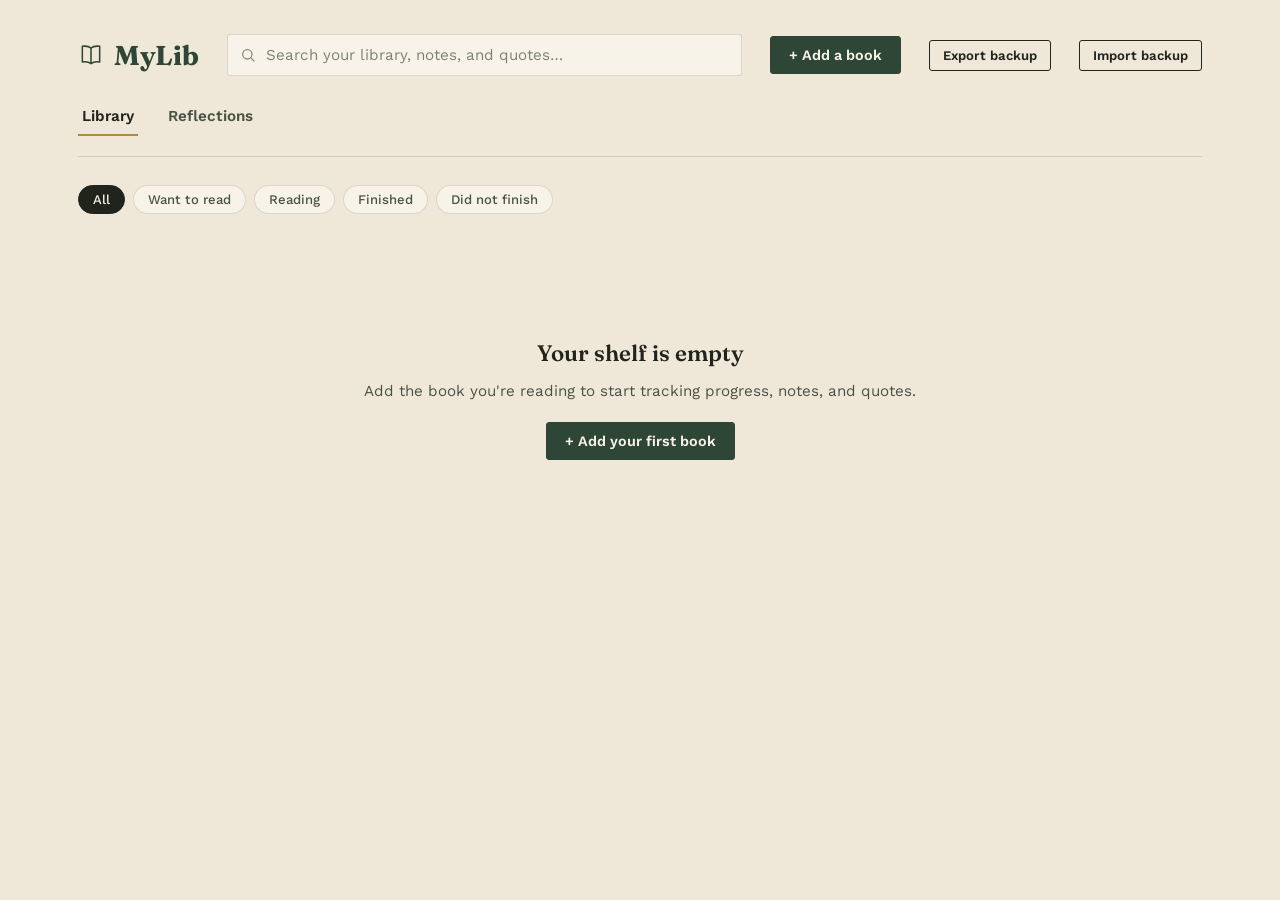
<file: index.html>
<!doctype html>
<html lang="en">
  <head>
    <meta charset="UTF-8" />
    <meta name="viewport" content="width=device-width, initial-scale=1.0" />
    <title>MyLib</title>
    <link rel="stylesheet" href="styles.css" />
  </head>
  <body>
    <div class="app">
      <div class="topbar">
        <div class="topbar-row">
          <div class="brand">
            <svg
              viewBox="0 0 24 24"
              fill="none"
              xmlns="http://www.w3.org/2000/svg"
            >
              <path
                d="M12 5.5C10.2 4 7.5 3.5 4 4v14.5c3.5-.5 6.2 0 8 1.5 1.8-1.5 4.5-2 8-1.5V4c-3.5-.5-6.2 0-8 1.5Z"
                stroke="currentColor"
                stroke-width="1.4"
                stroke-linejoin="round"
              />
              <path d="M12 5.5v14.5" stroke="currentColor" stroke-width="1.4" />
            </svg>
            MyLib
          </div>
          <div class="search-wrap" id="searchWrap">
            <svg viewBox="0 0 24 24" fill="none">
              <circle
                cx="11"
                cy="11"
                r="7"
                stroke="currentColor"
                stroke-width="2"
              />
              <path
                d="M21 21l-4.3-4.3"
                stroke="currentColor"
                stroke-width="2"
                stroke-linecap="round"
              />
            </svg>
            <input
              type="text"
              id="searchInput"
              class="search-input"
              placeholder="Search your library, notes, and quotes…"
            />
          </div>
          <button class="btn btn-primary" id="openAddBtn">+ Add a book</button>
          <button class="btn btn-sm" id="exportBackupBtn" type="button">
            Export backup
          </button>
          <label class="btn btn-sm backup-import-label" for="importBackupInput"
            >Import backup</label
          >
          <input
            id="importBackupInput"
            type="file"
            accept="application/json,.json"
            hidden
          />
        </div>
        <div class="nav-tabs">
          <button class="nav-tab active" data-nav="library">Library</button>
          <button class="nav-tab" data-nav="reflections">Reflections</button>
        </div>
      </div>

      <!-- LIBRARY VIEW -->
      <section id="libraryView">
        <div class="filter-row" id="filterRow">
          <button class="chip active" data-status="all">All</button>
          <button class="chip" data-status="want">Want to read</button>
          <button class="chip" data-status="reading">Reading</button>
          <button class="chip" data-status="finished">Finished</button>
          <button class="chip" data-status="dnf">Did not finish</button>
        </div>
        <div class="shelf-grid" id="shelfGrid"></div>
        <div class="empty-state" id="emptyState" hidden>
          <h2>Your shelf is empty</h2>
          <p>
            Add the book you're reading to start tracking progress, notes, and
            quotes.
          </p>
          <button class="btn btn-primary" id="emptyAddBtn">
            + Add your first book
          </button>
        </div>
      </section>

      <!-- BOOK DETAIL VIEW -->
      <section id="bookDetailView" hidden>
        <button class="back-link" id="backToLibrary">
          &larr; Back to library
        </button>
        <div class="detail-layout">
          <div>
            <div class="detail-cover" id="detailCover"></div>
            <div class="detail-actions">
              <button class="btn btn-sm" id="editBookBtn">Edit</button>
              <button class="btn btn-sm btn-danger" id="deleteBookBtn">
                Delete
              </button>
            </div>
          </div>
          <div>
            <h1 class="detail-title" id="detailTitle"></h1>
            <p class="detail-author" id="detailAuthor"></p>
            <p class="detail-desc" id="detailDesc"></p>

            <div class="rating-row">
              <span class="progress-label">Your rating</span>
              <div class="star-picker" id="starPicker"></div>
            </div>

            <div class="progress-panel">
              <div class="progress-top">
                <span class="progress-label">Reading progress</span>
                <span class="progress-pct" id="progressPct">0%</span>
              </div>
              <div class="progress-track">
                <div
                  class="progress-fill"
                  id="progressFill"
                  style="width: 0%"
                ></div>
              </div>
              <div class="progress-controls">
                <input
                  type="number"
                  id="currentPageInput"
                  min="0"
                  placeholder="page"
                />
                <span>of</span>
                <input
                  type="number"
                  id="totalPageInput"
                  min="0"
                  placeholder="total"
                />
                <select class="status-select" id="statusSelect">
                  <option value="want">Want to read</option>
                  <option value="reading">Currently reading</option>
                  <option value="finished">Finished</option>
                  <option value="dnf">Did not finish</option>
                </select>
              </div>
            </div>

            <div class="detail-tabs">
              <button class="detail-tab active" data-tab="notes">Notes</button>
              <button class="detail-tab" data-tab="quotes">Quotes</button>
            </div>

            <div id="notesPanel">
              <div class="entry-form">
                <textarea
                  id="noteText"
                  placeholder="Reflect on what you just read…"
                ></textarea>
                <div class="entry-form-row">
                  <label>Page (optional)</label>
                  <input type="number" id="notePage" min="0" />
                  <button class="btn btn-sm btn-primary" id="addNoteBtn">
                    Add note
                  </button>
                </div>
              </div>
              <div class="entry-list" id="noteList"></div>
            </div>

            <div id="quotesPanel" hidden>
              <div class="entry-form">
                <textarea
                  id="quoteText"
                  placeholder="Copy down a line worth remembering…"
                ></textarea>
                <div class="entry-form-row">
                  <label>Page (optional)</label>
                  <input type="number" id="quotePage" min="0" />
                  <button class="btn btn-sm btn-primary" id="addQuoteBtn">
                    Add quote
                  </button>
                </div>
              </div>
              <div class="entry-list" id="quoteList"></div>
            </div>
          </div>
        </div>
      </section>

      <!-- REFLECTIONS VIEW -->
      <section id="reflectionsView" hidden>
        <div class="reflection-composer">
          <textarea
            id="reflectionText"
            placeholder="What's on your mind as a reader today?"
          ></textarea>
          <button class="btn btn-primary" id="addReflectionBtn">
            Save reflection
          </button>
        </div>
        <div class="reflection-list" id="reflectionList"></div>
        <div class="empty-state" id="reflectionsEmpty" hidden>
          <h2>No reflections yet</h2>
          <p>This is a space to journal freely, separate from any one book.</p>
        </div>
      </section>
    </div>

    <!-- ADD/EDIT BOOK MODAL -->
    <div class="modal-overlay" id="bookModalOverlay" hidden>
      <div class="modal">
        <h2 id="modalTitle">Add a book</h2>
        <form id="bookForm">
          <div class="field">
            <label for="fTitle">Title *</label>
            <input type="text" id="fTitle" required />
          </div>
          <div class="field">
            <label for="fAuthor">Author *</label>
            <input type="text" id="fAuthor" required />
          </div>
          <div class="field">
            <label for="fDesc">Description</label>
            <textarea
              id="fDesc"
              placeholder="What's this book about?"
            ></textarea>
          </div>
          <div class="field">
            <label for="fCover">Cover image URL</label>
            <input type="url" id="fCover" placeholder="https://…" />
          </div>
          <div class="field-row">
            <div class="field">
              <label for="fGenre">Genre / tag</label>
              <input type="text" id="fGenre" placeholder="e.g. Fiction" />
            </div>
            <div class="field">
              <label for="fPages">Total pages</label>
              <input type="number" id="fPages" min="0" />
            </div>
          </div>
          <div class="field">
            <label for="fStatus">Status</label>
            <select id="fStatus">
              <option value="want">Want to read</option>
              <option value="reading">Currently reading</option>
              <option value="finished">Finished</option>
              <option value="dnf">Did not finish</option>
            </select>
          </div>
          <div class="modal-actions">
            <button type="button" class="btn" id="cancelModalBtn">
              Cancel
            </button>
            <button type="submit" class="btn btn-primary" id="saveBookBtn">
              Save book
            </button>
          </div>
        </form>
      </div>
    </div>

    <div class="toast" id="toast"></div>

    <script src="main.js"></script>
  </body>
</html>
</file>
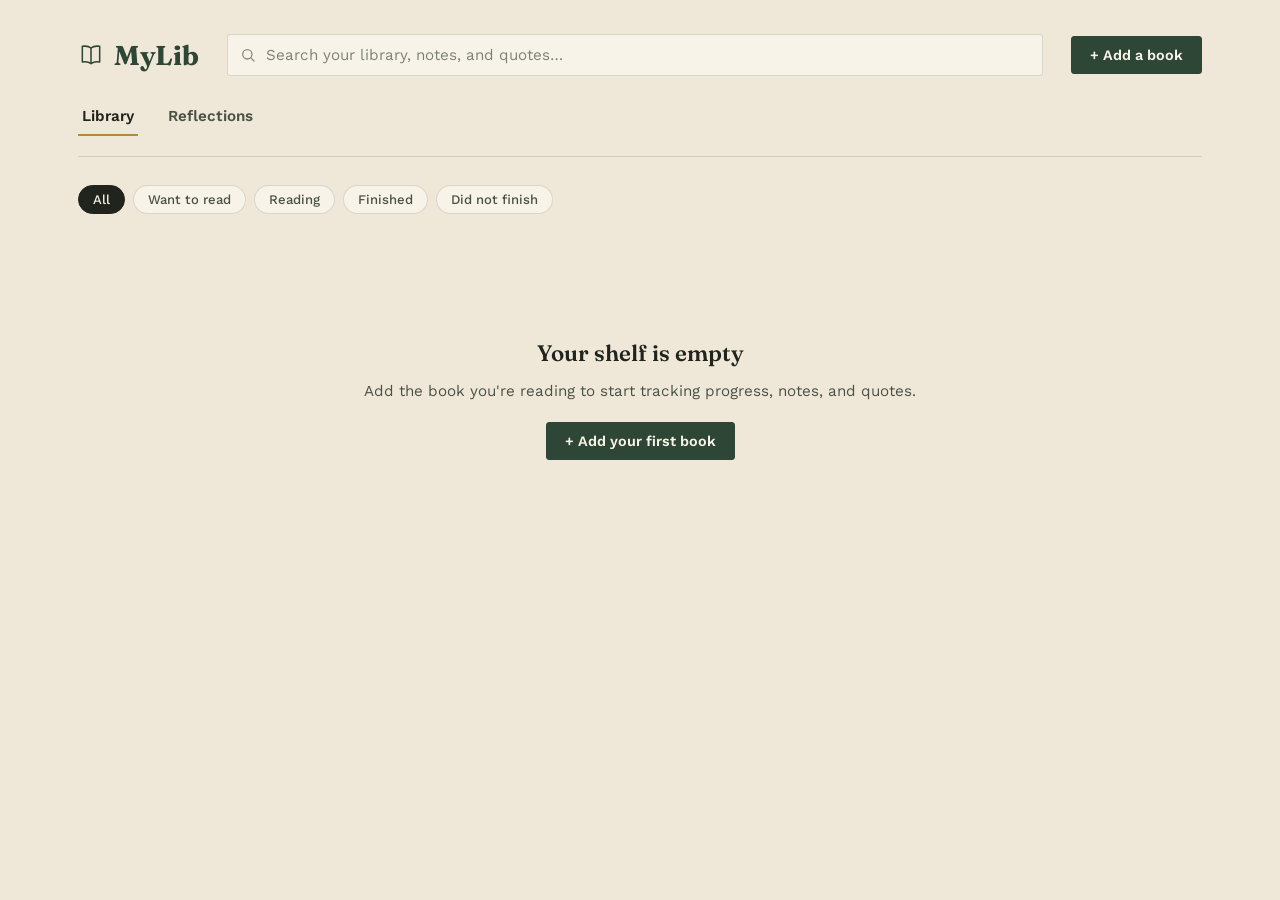
<file: MyLib.html>
<!doctype html>
<html lang="en">
  <head>
    <meta charset="UTF-8" />
    <meta name="viewport" content="width=device-width, initial-scale=1.0" />
    <title>MyLib</title>
    <link rel="stylesheet" href="MyLib.css" />
  </head>
  <body>
    <div class="app">
      <div class="topbar">
        <div class="topbar-row">
          <div class="brand">
            <svg
              viewBox="0 0 24 24"
              fill="none"
              xmlns="http://www.w3.org/2000/svg"
            >
              <path
                d="M12 5.5C10.2 4 7.5 3.5 4 4v14.5c3.5-.5 6.2 0 8 1.5 1.8-1.5 4.5-2 8-1.5V4c-3.5-.5-6.2 0-8 1.5Z"
                stroke="currentColor"
                stroke-width="1.4"
                stroke-linejoin="round"
              />
              <path d="M12 5.5v14.5" stroke="currentColor" stroke-width="1.4" />
            </svg>
            MyLib
          </div>
          <div class="search-wrap" id="searchWrap">
            <svg viewBox="0 0 24 24" fill="none">
              <circle
                cx="11"
                cy="11"
                r="7"
                stroke="currentColor"
                stroke-width="2"
              />
              <path
                d="M21 21l-4.3-4.3"
                stroke="currentColor"
                stroke-width="2"
                stroke-linecap="round"
              />
            </svg>
            <input
              type="text"
              id="searchInput"
              class="search-input"
              placeholder="Search your library, notes, and quotes…"
            />
          </div>
          <button class="btn btn-primary" id="openAddBtn">+ Add a book</button>
        </div>
        <div class="nav-tabs">
          <button class="nav-tab active" data-nav="library">Library</button>
          <button class="nav-tab" data-nav="reflections">Reflections</button>
        </div>
      </div>

      <!-- LIBRARY VIEW -->
      <section id="libraryView">
        <div class="filter-row" id="filterRow">
          <button class="chip active" data-status="all">All</button>
          <button class="chip" data-status="want">Want to read</button>
          <button class="chip" data-status="reading">Reading</button>
          <button class="chip" data-status="finished">Finished</button>
          <button class="chip" data-status="dnf">Did not finish</button>
        </div>
        <div class="shelf-grid" id="shelfGrid"></div>
        <div class="empty-state" id="emptyState" hidden>
          <h2>Your shelf is empty</h2>
          <p>
            Add the book you're reading to start tracking progress, notes, and
            quotes.
          </p>
          <button class="btn btn-primary" id="emptyAddBtn">
            + Add your first book
          </button>
        </div>
      </section>

      <!-- BOOK DETAIL VIEW -->
      <section id="bookDetailView" hidden>
        <button class="back-link" id="backToLibrary">
          &larr; Back to library
        </button>
        <div class="detail-layout">
          <div>
            <div class="detail-cover" id="detailCover"></div>
            <div class="detail-actions">
              <button class="btn btn-sm" id="editBookBtn">Edit</button>
              <button class="btn btn-sm btn-danger" id="deleteBookBtn">
                Delete
              </button>
            </div>
          </div>
          <div>
            <h1 class="detail-title" id="detailTitle"></h1>
            <p class="detail-author" id="detailAuthor"></p>
            <p class="detail-desc" id="detailDesc"></p>

            <div class="rating-row">
              <span class="progress-label">Your rating</span>
              <div class="star-picker" id="starPicker"></div>
            </div>

            <div class="progress-panel">
              <div class="progress-top">
                <span class="progress-label">Reading progress</span>
                <span class="progress-pct" id="progressPct">0%</span>
              </div>
              <div class="progress-track">
                <div
                  class="progress-fill"
                  id="progressFill"
                  style="width: 0%"
                ></div>
              </div>
              <div class="progress-controls">
                <input
                  type="number"
                  id="currentPageInput"
                  min="0"
                  placeholder="page"
                />
                <span>of</span>
                <input
                  type="number"
                  id="totalPageInput"
                  min="0"
                  placeholder="total"
                />
                <select class="status-select" id="statusSelect">
                  <option value="want">Want to read</option>
                  <option value="reading">Currently reading</option>
                  <option value="finished">Finished</option>
                  <option value="dnf">Did not finish</option>
                </select>
              </div>
            </div>

            <div class="detail-tabs">
              <button class="detail-tab active" data-tab="notes">Notes</button>
              <button class="detail-tab" data-tab="quotes">Quotes</button>
            </div>

            <div id="notesPanel">
              <div class="entry-form">
                <textarea
                  id="noteText"
                  placeholder="Reflect on what you just read…"
                ></textarea>
                <div class="entry-form-row">
                  <label>Page (optional)</label>
                  <input type="number" id="notePage" min="0" />
                  <button class="btn btn-sm btn-primary" id="addNoteBtn">
                    Add note
                  </button>
                </div>
              </div>
              <div class="entry-list" id="noteList"></div>
            </div>

            <div id="quotesPanel" hidden>
              <div class="entry-form">
                <textarea
                  id="quoteText"
                  placeholder="Copy down a line worth remembering…"
                ></textarea>
                <div class="entry-form-row">
                  <label>Page (optional)</label>
                  <input type="number" id="quotePage" min="0" />
                  <button class="btn btn-sm btn-primary" id="addQuoteBtn">
                    Add quote
                  </button>
                </div>
              </div>
              <div class="entry-list" id="quoteList"></div>
            </div>
          </div>
        </div>
      </section>

      <!-- REFLECTIONS VIEW -->
      <section id="reflectionsView" hidden>
        <div class="reflection-composer">
          <textarea
            id="reflectionText"
            placeholder="What's on your mind as a reader today?"
          ></textarea>
          <button class="btn btn-primary" id="addReflectionBtn">
            Save reflection
          </button>
        </div>
        <div class="reflection-list" id="reflectionList"></div>
        <div class="empty-state" id="reflectionsEmpty" hidden>
          <h2>No reflections yet</h2>
          <p>This is a space to journal freely, separate from any one book.</p>
        </div>
      </section>
    </div>

    <!-- ADD/EDIT BOOK MODAL -->
    <div class="modal-overlay" id="bookModalOverlay" hidden>
      <div class="modal">
        <h2 id="modalTitle">Add a book</h2>
        <form id="bookForm">
          <div class="field">
            <label for="fTitle">Title *</label>
            <input type="text" id="fTitle" required />
          </div>
          <div class="field">
            <label for="fAuthor">Author *</label>
            <input type="text" id="fAuthor" required />
          </div>
          <div class="field">
            <label for="fDesc">Description</label>
            <textarea
              id="fDesc"
              placeholder="What's this book about?"
            ></textarea>
          </div>
          <div class="field">
            <label for="fCover">Cover image URL</label>
            <input type="url" id="fCover" placeholder="https://…" />
          </div>
          <div class="field-row">
            <div class="field">
              <label for="fGenre">Genre / tag</label>
              <input type="text" id="fGenre" placeholder="e.g. Fiction" />
            </div>
            <div class="field">
              <label for="fPages">Total pages</label>
              <input type="number" id="fPages" min="0" />
            </div>
          </div>
          <div class="field">
            <label for="fStatus">Status</label>
            <select id="fStatus">
              <option value="want">Want to read</option>
              <option value="reading">Currently reading</option>
              <option value="finished">Finished</option>
              <option value="dnf">Did not finish</option>
            </select>
          </div>
          <div class="modal-actions">
            <button type="button" class="btn" id="cancelModalBtn">
              Cancel
            </button>
            <button type="submit" class="btn btn-primary" id="saveBookBtn">
              Save book
            </button>
          </div>
        </form>
      </div>
    </div>

    <div class="toast" id="toast"></div>

    <script src="MyLib.js"></script>
  </body>
</html>
</file>
<file: styles.css>
@import url("https://fonts.googleapis.com/css2?family=Fraunces:ital,opsz,wght@0,9..144,400;0,9..144,500;0,9..144,600;0,9..144,700;1,9..144,500&family=Work+Sans:wght@400;500;600;700&display=swap");

:root {
  --ink: #20241d;
  --ink-soft: #4a5245;
  --paper: #efe7d8;
  --paper-light: #f8f3e8;
  --paper-dim: #e4dac5;
  --spine: #2e4635;
  --spine-light: #3e5b48;
  --gold: #b58a3d;
  --gold-light: #d4af6a;
  --rust: #8a3b2e;
  --shelf-wood: #c9b48c;
  --line: rgba(32, 36, 29, 0.14);
  --shadow: rgba(32, 20, 10, 0.28);
  --radius: 3px;
  --font-display: "Fraunces", Georgia, serif;
  --font-ui: "Work Sans", -apple-system, sans-serif;
}

* {
  box-sizing: border-box;
}
html,
body {
  margin: 0;
  padding: 0;
}
body {
  background: var(--paper);
  color: var(--ink);
  font-family: var(--font-ui);
  min-height: 100vh;
  -webkit-font-smoothing: antialiased;
}

@media (prefers-reduced-motion: reduce) {
  * {
    animation-duration: 0.001ms !important;
    transition-duration: 0.001ms !important;
  }
}

::selection {
  background: var(--gold-light);
  color: var(--ink);
}

a {
  color: inherit;
}
button {
  font-family: inherit;
  cursor: pointer;
}
input,
textarea,
select {
  font-family: inherit;
}

:focus-visible {
  outline: 2px solid var(--rust);
  outline-offset: 2px;
}

/*Layout shell*/
.app {
  max-width: 1180px;
  margin: 0 auto;
  padding: 0 28px 80px;
}

/*Topbar*/
.topbar {
  padding: 34px 0 20px;
  border-bottom: 1px solid var(--line);
  margin-bottom: 28px;
}
.topbar-row {
  display: flex;
  align-items: center;
  gap: 28px;
  flex-wrap: wrap;
}
.brand {
  display: flex;
  align-items: center;
  gap: 10px;
  font-family: var(--font-display);
  font-weight: 700;
  font-size: 1.7rem;
  letter-spacing: -0.01em;
  color: var(--spine);
  flex-shrink: 0;
}
.brand svg {
  width: 26px;
  height: 26px;
  flex-shrink: 0;
}

.search-wrap {
  flex: 1 1 260px;
  min-width: 200px;
  position: relative;
}
.search-wrap svg {
  position: absolute;
  left: 13px;
  top: 50%;
  transform: translateY(-50%);
  width: 16px;
  height: 16px;
  opacity: 0.5;
  pointer-events: none;
}
.search-input {
  width: 100%;
  padding: 11px 14px 11px 38px;
  border: 1px solid var(--line);
  border-radius: var(--radius);
  background: var(--paper-light);
  color: var(--ink);
  font-size: 0.95rem;
}
.search-input::placeholder {
  color: var(--ink-soft);
  opacity: 0.7;
}
.search-input:focus {
  border-color: var(--spine);
}

.btn {
  border: 1px solid var(--ink);
  background: transparent;
  color: var(--ink);
  padding: 10px 18px;
  border-radius: var(--radius);
  font-size: 0.9rem;
  font-weight: 600;
  white-space: nowrap;
  transition:
    background 0.15s ease,
    color 0.15s ease;
}
.btn:hover {
  background: var(--ink);
  color: var(--paper-light);
}
.btn-primary {
  background: var(--spine);
  border-color: var(--spine);
  color: var(--paper-light);
}
.btn-primary:hover {
  background: var(--spine-light);
  border-color: var(--spine-light);
  color: #fff;
}
.btn-ghost {
  border-color: transparent;
}
.btn-ghost:hover {
  background: var(--paper-dim);
  color: var(--ink);
}
.btn-danger {
  border-color: var(--rust);
  color: var(--rust);
}
.btn-danger:hover {
  background: var(--rust);
  color: #fff;
}
.btn-sm {
  padding: 7px 13px;
  font-size: 0.82rem;
}

.nav-tabs {
  display: flex;
  gap: 4px;
  margin-top: 22px;
}
.nav-tab {
  background: none;
  border: none;
  padding: 9px 4px;
  font-size: 0.95rem;
  font-weight: 600;
  color: var(--ink-soft);
  border-bottom: 2px solid transparent;
  margin-right: 22px;
}
.nav-tab.active {
  color: var(--ink);
  border-bottom-color: var(--gold);
}
.nav-tab:hover {
  color: var(--ink);
}

/*Filter chips*/
.filter-row {
  display: flex;
  gap: 8px;
  flex-wrap: wrap;
  margin-bottom: 26px;
}
.chip {
  border: 1px solid var(--line);
  background: var(--paper-light);
  padding: 6px 14px;
  border-radius: 100px;
  font-size: 0.82rem;
  font-weight: 500;
  color: var(--ink-soft);
}
.chip.active {
  background: var(--ink);
  border-color: var(--ink);
  color: var(--paper-light);
}

/*Shelf grid*/
.shelf-grid {
  display: grid;
  grid-template-columns: repeat(auto-fill, minmax(148px, 1fr));
  gap: 34px 22px;
}
.book-card {
  background: var(--paper-light);
  border: 1px solid var(--line);
  border-radius: 2px;
  cursor: pointer;
  box-shadow:
    0 9px 0 -3px var(--shelf-wood),
    0 13px 16px -8px var(--shadow);
  transition: transform 0.15s ease;
  display: flex;
  flex-direction: column;
  overflow: hidden;
}
.book-card:hover {
  transform: translateY(-3px);
}
.book-cover {
  width: 100%;
  aspect-ratio: 2/3;
  background-size: cover;
  background-position: center;
  display: flex;
  align-items: flex-end;
  position: relative;
}
.book-cover-fallback {
  display: flex;
  align-items: center;
  justify-content: center;
  font-family: var(--font-display);
  font-weight: 600;
  font-size: 2rem;
  color: rgba(255, 255, 255, 0.92);
  text-align: center;
  padding: 10px;
}
.status-flag {
  position: absolute;
  top: 8px;
  right: 8px;
  font-size: 0.62rem;
  font-weight: 700;
  letter-spacing: 0.02em;
  padding: 3px 7px;
  border-radius: 100px;
  background: rgba(255, 255, 255, 0.92);
  color: var(--ink);
}
.book-meta {
  padding: 10px 11px 12px;
}
.book-title {
  font-family: var(--font-display);
  font-weight: 600;
  font-size: 0.98rem;
  line-height: 1.25;
  margin: 0 0 3px;
  color: var(--ink);
}
.book-author {
  font-size: 0.78rem;
  color: var(--ink-soft);
  margin: 0 0 8px;
}
.book-progress-track {
  height: 4px;
  background: var(--paper-dim);
  border-radius: 100px;
  overflow: hidden;
}
.book-progress-fill {
  height: 100%;
  background: var(--gold);
}
.book-stars {
  margin-top: 7px;
  font-size: 0.78rem;
  color: var(--gold);
  letter-spacing: 1px;
}

/*Empty states*/
.empty-state {
  text-align: center;
  padding: 80px 20px;
  color: var(--ink-soft);
}
.empty-state h2 {
  font-family: var(--font-display);
  font-weight: 600;
  color: var(--ink);
  font-size: 1.4rem;
  margin-bottom: 8px;
}
.empty-state p {
  margin-bottom: 22px;
  font-size: 0.95rem;
}

/*Book detail*/
.back-link {
  display: inline-flex;
  align-items: center;
  gap: 6px;
  border: none;
  background: none;
  color: var(--ink-soft);
  font-size: 0.88rem;
  font-weight: 600;
  margin-bottom: 22px;
  padding: 0;
}
.back-link:hover {
  color: var(--ink);
}

.detail-layout {
  display: grid;
  grid-template-columns: 220px 1fr;
  gap: 38px;
}
@media (max-width: 640px) {
  .detail-layout {
    grid-template-columns: 1fr;
  }
}
.detail-cover {
  width: 100%;
  aspect-ratio: 2/3;
  border-radius: 2px;
  background-size: cover;
  background-position: center;
  box-shadow:
    0 12px 0 -4px var(--shelf-wood),
    0 16px 22px -10px var(--shadow);
  display: flex;
  align-items: center;
  justify-content: center;
  font-family: var(--font-display);
  font-weight: 600;
  font-size: 2.4rem;
  color: rgba(255, 255, 255, 0.92);
  text-align: center;
  padding: 16px;
}
.detail-actions {
  display: flex;
  gap: 8px;
  margin-top: 16px;
}

.detail-title {
  font-family: var(--font-display);
  font-weight: 700;
  font-size: 2rem;
  line-height: 1.15;
  margin: 0 0 4px;
}
.detail-author {
  font-size: 1rem;
  color: var(--ink-soft);
  margin: 0 0 16px;
}
.detail-desc {
  font-size: 0.95rem;
  line-height: 1.6;
  color: var(--ink-soft);
  max-width: 62ch;
  margin-bottom: 22px;
}

.rating-row {
  display: flex;
  align-items: center;
  gap: 14px;
  margin-bottom: 20px;
  flex-wrap: wrap;
}
.star-picker {
  display: flex;
  gap: 2px;
}
.star-btn {
  background: none;
  border: none;
  font-size: 1.5rem;
  line-height: 1;
  color: var(--paper-dim);
  padding: 2px;
}
.star-btn.filled {
  color: var(--gold);
}

.progress-panel {
  background: var(--paper-light);
  border: 1px solid var(--line);
  border-radius: var(--radius);
  padding: 16px 18px;
  margin-bottom: 26px;
  max-width: 440px;
}
.progress-top {
  display: flex;
  justify-content: space-between;
  align-items: baseline;
  margin-bottom: 9px;
}
.progress-label {
  font-size: 0.82rem;
  font-weight: 600;
  color: var(--ink-soft);
}
.progress-pct {
  font-family: var(--font-display);
  font-weight: 600;
  font-size: 1.1rem;
  color: var(--spine);
}
.progress-track {
  height: 8px;
  background: var(--paper-dim);
  border-radius: 100px;
  overflow: hidden;
  margin-bottom: 12px;
}
.progress-fill {
  height: 100%;
  background: var(--gold);
  transition: width 0.25s ease;
}
.progress-controls {
  display: flex;
  align-items: center;
  gap: 8px;
  font-size: 0.85rem;
}
.progress-controls input {
  width: 70px;
  padding: 6px 8px;
  border: 1px solid var(--line);
  border-radius: var(--radius);
  background: #fff;
}
.status-select {
  padding: 6px 8px;
  border: 1px solid var(--line);
  border-radius: var(--radius);
  background: #fff;
  font-size: 0.85rem;
}

/*Detail tabs*/
.detail-tabs {
  display: flex;
  gap: 22px;
  border-bottom: 1px solid var(--line);
  margin-bottom: 20px;
}
.detail-tab {
  background: none;
  border: none;
  padding: 9px 0;
  font-size: 0.9rem;
  font-weight: 600;
  color: var(--ink-soft);
  border-bottom: 2px solid transparent;
}
.detail-tab.active {
  color: var(--ink);
  border-bottom-color: var(--rust);
}

.entry-form {
  display: flex;
  flex-direction: column;
  gap: 8px;
  margin-bottom: 22px;
  max-width: 560px;
}
.entry-form textarea {
  width: 100%;
  min-height: 70px;
  padding: 10px 12px;
  border: 1px solid var(--line);
  border-radius: var(--radius);
  resize: vertical;
  font-size: 0.92rem;
  background: #fff;
}
.entry-form-row {
  display: flex;
  gap: 10px;
  align-items: center;
}
.entry-form-row input[type="number"] {
  width: 100px;
  padding: 8px 10px;
  border: 1px solid var(--line);
  border-radius: var(--radius);
  background: #fff;
  font-size: 0.85rem;
}
.entry-form-row label {
  font-size: 0.8rem;
  color: var(--ink-soft);
}

.entry-list {
  display: flex;
  flex-direction: column;
  gap: 12px;
  max-width: 640px;
}
.entry-card {
  background: var(--paper-light);
  border: 1px solid var(--line);
  border-radius: var(--radius);
  padding: 14px 16px;
}
.entry-card.quote {
  border-left: 3px solid var(--gold);
  font-family: var(--font-display);
  font-style: italic;
  font-size: 1.02rem;
}
.entry-card-top {
  display: flex;
  justify-content: space-between;
  align-items: flex-start;
  gap: 10px;
  margin-bottom: 6px;
}
.entry-meta {
  font-size: 0.74rem;
  color: var(--ink-soft);
  font-style: normal;
  font-family: var(--font-ui);
}
.entry-text {
  white-space: pre-wrap;
  line-height: 1.55;
  margin: 0;
}
.entry-del {
  background: none;
  border: none;
  color: var(--ink-soft);
  font-size: 0.75rem;
  font-weight: 600;
  padding: 0;
  flex-shrink: 0;
}
.entry-del:hover {
  color: var(--rust);
}

/*Reflections*/
.reflection-composer {
  max-width: 640px;
  margin-bottom: 34px;
}
.reflection-composer textarea {
  width: 100%;
  min-height: 110px;
  padding: 14px 16px;
  border: 1px solid var(--line);
  border-radius: var(--radius);
  background: var(--paper-light);
  font-size: 0.98rem;
  line-height: 1.6;
  resize: vertical;
  margin-bottom: 10px;
  font-family: var(--font-ui);
}
.reflection-list {
  display: flex;
  flex-direction: column;
  gap: 18px;
  max-width: 640px;
}
.reflection-card {
  border-top: 1px solid var(--line);
  padding-top: 16px;
}
.reflection-date {
  font-size: 0.78rem;
  font-weight: 600;
  color: var(--gold);
  margin-bottom: 6px;
  display: block;
}
.reflection-text {
  white-space: pre-wrap;
  line-height: 1.65;
  font-size: 0.98rem;
  margin: 0 0 8px;
}

/*Modal*/
.modal-overlay {
  position: fixed;
  inset: 0;
  background: rgba(32, 36, 29, 0.5);
  display: flex;
  align-items: center;
  justify-content: center;
  padding: 20px;
  z-index: 100;
}
.modal-overlay[hidden] {
  display: none;
}
.modal {
  background: var(--paper-light);
  border-radius: 4px;
  padding: 30px;
  width: 100%;
  max-width: 560px;
  max-height: 88vh;
  overflow-y: auto;
  box-shadow: 0 24px 60px -12px rgba(0, 0, 0, 0.4);
}
.modal h2 {
  font-family: var(--font-display);
  font-weight: 700;
  font-size: 1.4rem;
  margin: 0 0 20px;
}
.field {
  margin-bottom: 16px;
}
.field label {
  display: block;
  font-size: 0.8rem;
  font-weight: 600;
  color: var(--ink-soft);
  margin-bottom: 6px;
}
.field input,
.field textarea,
.field select {
  width: 100%;
  padding: 10px 12px;
  border: 1px solid var(--line);
  border-radius: var(--radius);
  background: #fff;
  font-size: 0.92rem;
}
.field textarea {
  min-height: 80px;
  resize: vertical;
}
.field-row {
  display: grid;
  grid-template-columns: 1fr 1fr;
  gap: 14px;
}
.modal-actions {
  display: flex;
  justify-content: flex-end;
  gap: 10px;
  margin-top: 24px;
}

/*Toast*/
.toast {
  position: fixed;
  bottom: 24px;
  left: 50%;
  transform: translateX(-50%);
  background: var(--ink);
  color: var(--paper-light);
  padding: 11px 20px;
  border-radius: 100px;
  font-size: 0.85rem;
  font-weight: 500;
  z-index: 200;
  opacity: 0;
  pointer-events: none;
  transition:
    opacity 0.2s ease,
    transform 0.2s ease;
}
.toast.show {
  opacity: 1;
  transform: translateX(-50%) translateY(-6px);
}

[hidden] {
  display: none !important;
}

.backup-import-label {
  display: inline-flex;
  align-items: center;
  justify-content: center;
}

.list-empty {
  color: var(--ink-soft);
  font-size: 0.88rem;
}

.book-card:focus-visible {
  outline: 2px solid var(--rust);
  outline-offset: 4px;
}

@media (max-width: 640px) {
  .app {
    padding-right: 16px;
    padding-left: 16px;
  }

  .topbar-row {
    gap: 12px;
  }

  .search-wrap {
    flex-basis: 100%;
    order: 3;
  }

  .progress-controls {
    flex-wrap: wrap;
  }

  .progress-controls .status-select {
    flex: 1 1 100%;
  }

  .entry-form-row {
    flex-wrap: wrap;
  }

  .modal {
    padding: 22px 18px;
  }

  .field-row {
    grid-template-columns: 1fr;
    gap: 0;
  }
}
</file>
<file: MyLib.css>
@import url("https://fonts.googleapis.com/css2?family=Fraunces:ital,opsz,wght@0,9..144,400;0,9..144,500;0,9..144,600;0,9..144,700;1,9..144,500&family=Work+Sans:wght@400;500;600;700&display=swap");

:root {
  --ink: #20241d;
  --ink-soft: #4a5245;
  --paper: #efe7d8;
  --paper-light: #f8f3e8;
  --paper-dim: #e4dac5;
  --spine: #2e4635;
  --spine-light: #3e5b48;
  --gold: #b58a3d;
  --gold-light: #d4af6a;
  --rust: #8a3b2e;
  --shelf-wood: #c9b48c;
  --line: rgba(32, 36, 29, 0.14);
  --shadow: rgba(32, 20, 10, 0.28);
  --radius: 3px;
  --font-display: "Fraunces", Georgia, serif;
  --font-ui: "Work Sans", -apple-system, sans-serif;
}

* {
  box-sizing: border-box;
}
html,
body {
  margin: 0;
  padding: 0;
}
body {
  background: var(--paper);
  color: var(--ink);
  font-family: var(--font-ui);
  min-height: 100vh;
  -webkit-font-smoothing: antialiased;
}

@media (prefers-reduced-motion: reduce) {
  * {
    animation-duration: 0.001ms !important;
    transition-duration: 0.001ms !important;
  }
}

::selection {
  background: var(--gold-light);
  color: var(--ink);
}

a {
  color: inherit;
}
button {
  font-family: inherit;
  cursor: pointer;
}
input,
textarea,
select {
  font-family: inherit;
}

:focus-visible {
  outline: 2px solid var(--rust);
  outline-offset: 2px;
}

/*Layout shell*/
.app {
  max-width: 1180px;
  margin: 0 auto;
  padding: 0 28px 80px;
}

/*Topbar*/
.topbar {
  padding: 34px 0 20px;
  border-bottom: 1px solid var(--line);
  margin-bottom: 28px;
}
.topbar-row {
  display: flex;
  align-items: center;
  gap: 28px;
  flex-wrap: wrap;
}
.brand {
  display: flex;
  align-items: center;
  gap: 10px;
  font-family: var(--font-display);
  font-weight: 700;
  font-size: 1.7rem;
  letter-spacing: -0.01em;
  color: var(--spine);
  flex-shrink: 0;
}
.brand svg {
  width: 26px;
  height: 26px;
  flex-shrink: 0;
}

.search-wrap {
  flex: 1 1 260px;
  min-width: 200px;
  position: relative;
}
.search-wrap svg {
  position: absolute;
  left: 13px;
  top: 50%;
  transform: translateY(-50%);
  width: 16px;
  height: 16px;
  opacity: 0.5;
  pointer-events: none;
}
.search-input {
  width: 100%;
  padding: 11px 14px 11px 38px;
  border: 1px solid var(--line);
  border-radius: var(--radius);
  background: var(--paper-light);
  color: var(--ink);
  font-size: 0.95rem;
}
.search-input::placeholder {
  color: var(--ink-soft);
  opacity: 0.7;
}
.search-input:focus {
  border-color: var(--spine);
}

.btn {
  border: 1px solid var(--ink);
  background: transparent;
  color: var(--ink);
  padding: 10px 18px;
  border-radius: var(--radius);
  font-size: 0.9rem;
  font-weight: 600;
  white-space: nowrap;
  transition:
    background 0.15s ease,
    color 0.15s ease;
}
.btn:hover {
  background: var(--ink);
  color: var(--paper-light);
}
.btn-primary {
  background: var(--spine);
  border-color: var(--spine);
  color: var(--paper-light);
}
.btn-primary:hover {
  background: var(--spine-light);
  border-color: var(--spine-light);
  color: #fff;
}
.btn-ghost {
  border-color: transparent;
}
.btn-ghost:hover {
  background: var(--paper-dim);
  color: var(--ink);
}
.btn-danger {
  border-color: var(--rust);
  color: var(--rust);
}
.btn-danger:hover {
  background: var(--rust);
  color: #fff;
}
.btn-sm {
  padding: 7px 13px;
  font-size: 0.82rem;
}

.nav-tabs {
  display: flex;
  gap: 4px;
  margin-top: 22px;
}
.nav-tab {
  background: none;
  border: none;
  padding: 9px 4px;
  font-size: 0.95rem;
  font-weight: 600;
  color: var(--ink-soft);
  border-bottom: 2px solid transparent;
  margin-right: 22px;
}
.nav-tab.active {
  color: var(--ink);
  border-bottom-color: var(--gold);
}
.nav-tab:hover {
  color: var(--ink);
}

/*Filter chips*/
.filter-row {
  display: flex;
  gap: 8px;
  flex-wrap: wrap;
  margin-bottom: 26px;
}
.chip {
  border: 1px solid var(--line);
  background: var(--paper-light);
  padding: 6px 14px;
  border-radius: 100px;
  font-size: 0.82rem;
  font-weight: 500;
  color: var(--ink-soft);
}
.chip.active {
  background: var(--ink);
  border-color: var(--ink);
  color: var(--paper-light);
}

/*Shelf grid*/
.shelf-grid {
  display: grid;
  grid-template-columns: repeat(auto-fill, minmax(148px, 1fr));
  gap: 34px 22px;
}
.book-card {
  background: var(--paper-light);
  border: 1px solid var(--line);
  border-radius: 2px;
  cursor: pointer;
  box-shadow:
    0 9px 0 -3px var(--shelf-wood),
    0 13px 16px -8px var(--shadow);
  transition: transform 0.15s ease;
  display: flex;
  flex-direction: column;
  overflow: hidden;
}
.book-card:hover {
  transform: translateY(-3px);
}
.book-cover {
  width: 100%;
  aspect-ratio: 2/3;
  background-size: cover;
  background-position: center;
  display: flex;
  align-items: flex-end;
  position: relative;
}
.book-cover-fallback {
  display: flex;
  align-items: center;
  justify-content: center;
  font-family: var(--font-display);
  font-weight: 600;
  font-size: 2rem;
  color: rgba(255, 255, 255, 0.92);
  text-align: center;
  padding: 10px;
}
.status-flag {
  position: absolute;
  top: 8px;
  right: 8px;
  font-size: 0.62rem;
  font-weight: 700;
  letter-spacing: 0.02em;
  padding: 3px 7px;
  border-radius: 100px;
  background: rgba(255, 255, 255, 0.92);
  color: var(--ink);
}
.book-meta {
  padding: 10px 11px 12px;
}
.book-title {
  font-family: var(--font-display);
  font-weight: 600;
  font-size: 0.98rem;
  line-height: 1.25;
  margin: 0 0 3px;
  color: var(--ink);
}
.book-author {
  font-size: 0.78rem;
  color: var(--ink-soft);
  margin: 0 0 8px;
}
.book-progress-track {
  height: 4px;
  background: var(--paper-dim);
  border-radius: 100px;
  overflow: hidden;
}
.book-progress-fill {
  height: 100%;
  background: var(--gold);
}
.book-stars {
  margin-top: 7px;
  font-size: 0.78rem;
  color: var(--gold);
  letter-spacing: 1px;
}

/*Empty states*/
.empty-state {
  text-align: center;
  padding: 80px 20px;
  color: var(--ink-soft);
}
.empty-state h2 {
  font-family: var(--font-display);
  font-weight: 600;
  color: var(--ink);
  font-size: 1.4rem;
  margin-bottom: 8px;
}
.empty-state p {
  margin-bottom: 22px;
  font-size: 0.95rem;
}

/*Book detail*/
.back-link {
  display: inline-flex;
  align-items: center;
  gap: 6px;
  border: none;
  background: none;
  color: var(--ink-soft);
  font-size: 0.88rem;
  font-weight: 600;
  margin-bottom: 22px;
  padding: 0;
}
.back-link:hover {
  color: var(--ink);
}

.detail-layout {
  display: grid;
  grid-template-columns: 220px 1fr;
  gap: 38px;
}
@media (max-width: 640px) {
  .detail-layout {
    grid-template-columns: 1fr;
  }
}
.detail-cover {
  width: 100%;
  aspect-ratio: 2/3;
  border-radius: 2px;
  background-size: cover;
  background-position: center;
  box-shadow:
    0 12px 0 -4px var(--shelf-wood),
    0 16px 22px -10px var(--shadow);
  display: flex;
  align-items: center;
  justify-content: center;
  font-family: var(--font-display);
  font-weight: 600;
  font-size: 2.4rem;
  color: rgba(255, 255, 255, 0.92);
  text-align: center;
  padding: 16px;
}
.detail-actions {
  display: flex;
  gap: 8px;
  margin-top: 16px;
}

.detail-title {
  font-family: var(--font-display);
  font-weight: 700;
  font-size: 2rem;
  line-height: 1.15;
  margin: 0 0 4px;
}
.detail-author {
  font-size: 1rem;
  color: var(--ink-soft);
  margin: 0 0 16px;
}
.detail-desc {
  font-size: 0.95rem;
  line-height: 1.6;
  color: var(--ink-soft);
  max-width: 62ch;
  margin-bottom: 22px;
}

.rating-row {
  display: flex;
  align-items: center;
  gap: 14px;
  margin-bottom: 20px;
  flex-wrap: wrap;
}
.star-picker {
  display: flex;
  gap: 2px;
}
.star-btn {
  background: none;
  border: none;
  font-size: 1.5rem;
  line-height: 1;
  color: var(--paper-dim);
  padding: 2px;
}
.star-btn.filled {
  color: var(--gold);
}

.progress-panel {
  background: var(--paper-light);
  border: 1px solid var(--line);
  border-radius: var(--radius);
  padding: 16px 18px;
  margin-bottom: 26px;
  max-width: 440px;
}
.progress-top {
  display: flex;
  justify-content: space-between;
  align-items: baseline;
  margin-bottom: 9px;
}
.progress-label {
  font-size: 0.82rem;
  font-weight: 600;
  color: var(--ink-soft);
}
.progress-pct {
  font-family: var(--font-display);
  font-weight: 600;
  font-size: 1.1rem;
  color: var(--spine);
}
.progress-track {
  height: 8px;
  background: var(--paper-dim);
  border-radius: 100px;
  overflow: hidden;
  margin-bottom: 12px;
}
.progress-fill {
  height: 100%;
  background: var(--gold);
  transition: width 0.25s ease;
}
.progress-controls {
  display: flex;
  align-items: center;
  gap: 8px;
  font-size: 0.85rem;
}
.progress-controls input {
  width: 70px;
  padding: 6px 8px;
  border: 1px solid var(--line);
  border-radius: var(--radius);
  background: #fff;
}
.status-select {
  padding: 6px 8px;
  border: 1px solid var(--line);
  border-radius: var(--radius);
  background: #fff;
  font-size: 0.85rem;
}

/*Detail tabs*/
.detail-tabs {
  display: flex;
  gap: 22px;
  border-bottom: 1px solid var(--line);
  margin-bottom: 20px;
}
.detail-tab {
  background: none;
  border: none;
  padding: 9px 0;
  font-size: 0.9rem;
  font-weight: 600;
  color: var(--ink-soft);
  border-bottom: 2px solid transparent;
}
.detail-tab.active {
  color: var(--ink);
  border-bottom-color: var(--rust);
}

.entry-form {
  display: flex;
  flex-direction: column;
  gap: 8px;
  margin-bottom: 22px;
  max-width: 560px;
}
.entry-form textarea {
  width: 100%;
  min-height: 70px;
  padding: 10px 12px;
  border: 1px solid var(--line);
  border-radius: var(--radius);
  resize: vertical;
  font-size: 0.92rem;
  background: #fff;
}
.entry-form-row {
  display: flex;
  gap: 10px;
  align-items: center;
}
.entry-form-row input[type="number"] {
  width: 100px;
  padding: 8px 10px;
  border: 1px solid var(--line);
  border-radius: var(--radius);
  background: #fff;
  font-size: 0.85rem;
}
.entry-form-row label {
  font-size: 0.8rem;
  color: var(--ink-soft);
}

.entry-list {
  display: flex;
  flex-direction: column;
  gap: 12px;
  max-width: 640px;
}
.entry-card {
  background: var(--paper-light);
  border: 1px solid var(--line);
  border-radius: var(--radius);
  padding: 14px 16px;
}
.entry-card.quote {
  border-left: 3px solid var(--gold);
  font-family: var(--font-display);
  font-style: italic;
  font-size: 1.02rem;
}
.entry-card-top {
  display: flex;
  justify-content: space-between;
  align-items: flex-start;
  gap: 10px;
  margin-bottom: 6px;
}
.entry-meta {
  font-size: 0.74rem;
  color: var(--ink-soft);
  font-style: normal;
  font-family: var(--font-ui);
}
.entry-text {
  white-space: pre-wrap;
  line-height: 1.55;
  margin: 0;
}
.entry-del {
  background: none;
  border: none;
  color: var(--ink-soft);
  font-size: 0.75rem;
  font-weight: 600;
  padding: 0;
  flex-shrink: 0;
}
.entry-del:hover {
  color: var(--rust);
}

/*Reflections*/
.reflection-composer {
  max-width: 640px;
  margin-bottom: 34px;
}
.reflection-composer textarea {
  width: 100%;
  min-height: 110px;
  padding: 14px 16px;
  border: 1px solid var(--line);
  border-radius: var(--radius);
  background: var(--paper-light);
  font-size: 0.98rem;
  line-height: 1.6;
  resize: vertical;
  margin-bottom: 10px;
  font-family: var(--font-ui);
}
.reflection-list {
  display: flex;
  flex-direction: column;
  gap: 18px;
  max-width: 640px;
}
.reflection-card {
  border-top: 1px solid var(--line);
  padding-top: 16px;
}
.reflection-date {
  font-size: 0.78rem;
  font-weight: 600;
  color: var(--gold);
  margin-bottom: 6px;
  display: block;
}
.reflection-text {
  white-space: pre-wrap;
  line-height: 1.65;
  font-size: 0.98rem;
  margin: 0 0 8px;
}

/*Modal*/
.modal-overlay {
  position: fixed;
  inset: 0;
  background: rgba(32, 36, 29, 0.5);
  display: flex;
  align-items: center;
  justify-content: center;
  padding: 20px;
  z-index: 100;
}
.modal-overlay[hidden] {
  display: none;
}
.modal {
  background: var(--paper-light);
  border-radius: 4px;
  padding: 30px;
  width: 100%;
  max-width: 560px;
  max-height: 88vh;
  overflow-y: auto;
  box-shadow: 0 24px 60px -12px rgba(0, 0, 0, 0.4);
}
.modal h2 {
  font-family: var(--font-display);
  font-weight: 700;
  font-size: 1.4rem;
  margin: 0 0 20px;
}
.field {
  margin-bottom: 16px;
}
.field label {
  display: block;
  font-size: 0.8rem;
  font-weight: 600;
  color: var(--ink-soft);
  margin-bottom: 6px;
}
.field input,
.field textarea,
.field select {
  width: 100%;
  padding: 10px 12px;
  border: 1px solid var(--line);
  border-radius: var(--radius);
  background: #fff;
  font-size: 0.92rem;
}
.field textarea {
  min-height: 80px;
  resize: vertical;
}
.field-row {
  display: grid;
  grid-template-columns: 1fr 1fr;
  gap: 14px;
}
.modal-actions {
  display: flex;
  justify-content: flex-end;
  gap: 10px;
  margin-top: 24px;
}

/*Toast*/
.toast {
  position: fixed;
  bottom: 24px;
  left: 50%;
  transform: translateX(-50%);
  background: var(--ink);
  color: var(--paper-light);
  padding: 11px 20px;
  border-radius: 100px;
  font-size: 0.85rem;
  font-weight: 500;
  z-index: 200;
  opacity: 0;
  pointer-events: none;
  transition:
    opacity 0.2s ease,
    transform 0.2s ease;
}
.toast.show {
  opacity: 1;
  transform: translateX(-50%) translateY(-6px);
}

[hidden] {
  display: none !important;
}
</file>
